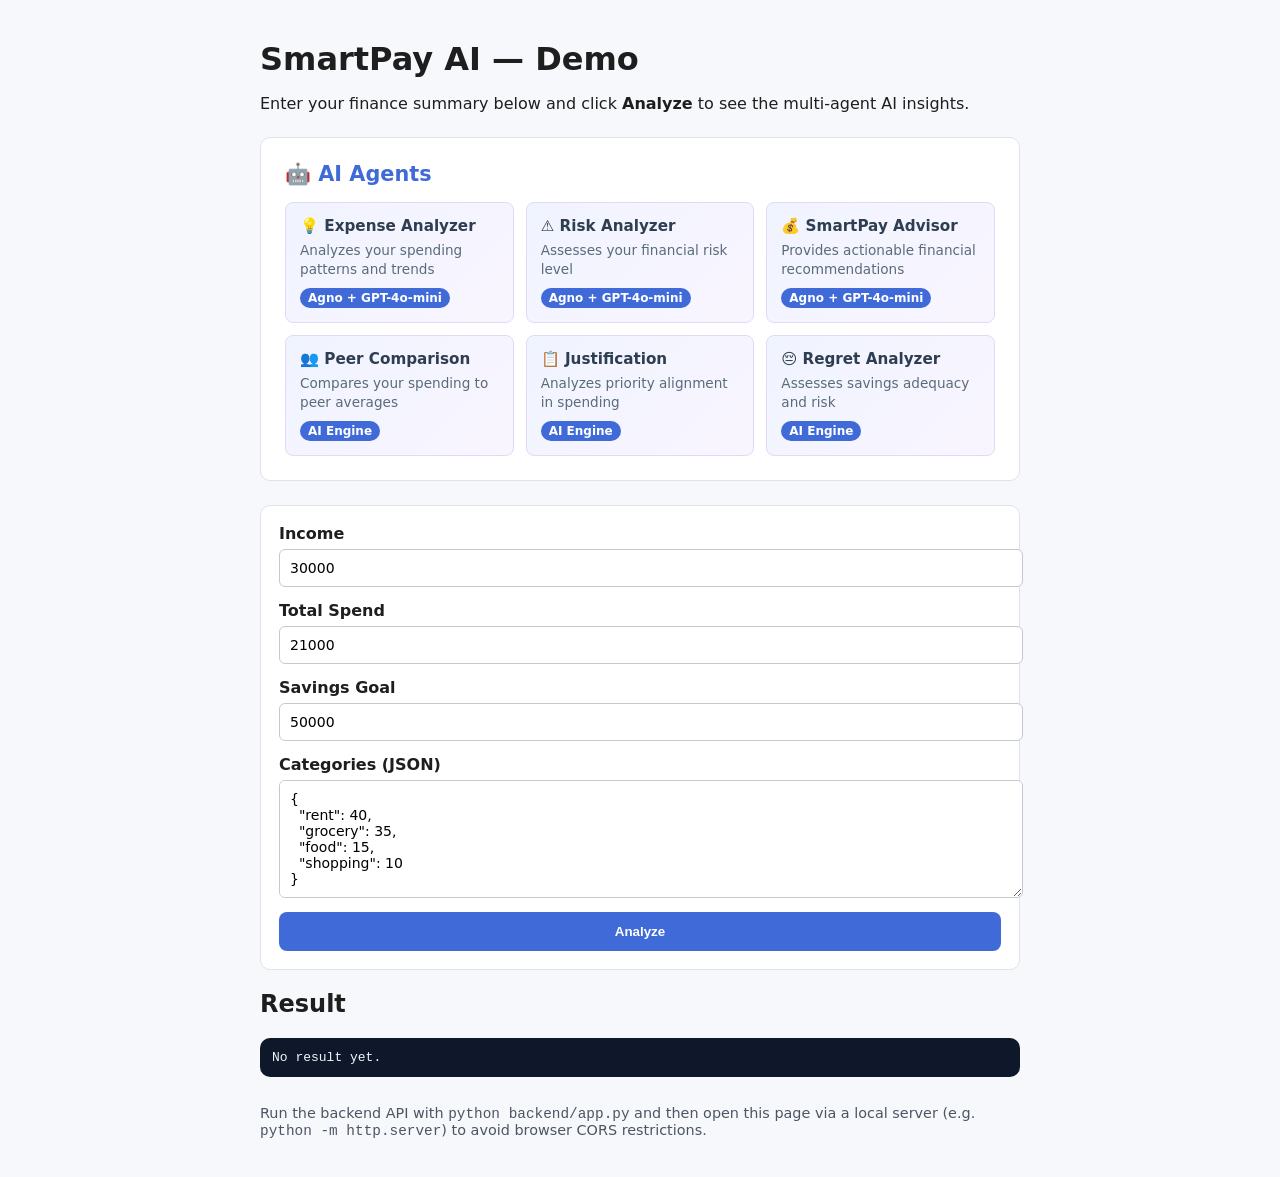
<file: frontend/index.html>
<!DOCTYPE html>
<html lang="en">
  <head>
    <meta charset="UTF-8" />
    <meta name="viewport" content="width=device-width, initial-scale=1.0" />
    <title>SmartPay AI Demo</title>
    <link rel="stylesheet" href="style.css" />
  </head>
  <body>
    <main>
      <h1>SmartPay AI — Demo</h1>
      <p>
        Enter your finance summary below and click <strong>Analyze</strong> to
        see the multi-agent AI insights.
      </p>

      <!-- 🤖 AGENTS DISPLAY -->
      <section class="agents-section">
        <h2>🤖 AI Agents</h2>
        <div class="agents-grid">
          <div class="agent-card">
            <h3>💡 Expense Analyzer</h3>
            <p>Analyzes your spending patterns and trends</p>
            <span class="badge">Agno + GPT-4o-mini</span>
          </div>
          <div class="agent-card">
            <h3>⚠️ Risk Analyzer</h3>
            <p>Assesses your financial risk level</p>
            <span class="badge">Agno + GPT-4o-mini</span>
          </div>
          <div class="agent-card">
            <h3>💰 SmartPay Advisor</h3>
            <p>Provides actionable financial recommendations</p>
            <span class="badge">Agno + GPT-4o-mini</span>
          </div>
          <div class="agent-card">
            <h3>👥 Peer Comparison</h3>
            <p>Compares your spending to peer averages</p>
            <span class="badge">AI Engine</span>
          </div>
          <div class="agent-card">
            <h3>📋 Justification</h3>
            <p>Analyzes priority alignment in spending</p>
            <span class="badge">AI Engine</span>
          </div>
          <div class="agent-card">
            <h3>😔 Regret Analyzer</h3>
            <p>Assesses savings adequacy and risk</p>
            <span class="badge">AI Engine</span>
          </div>
        </div>
      </section>

      <form id="analyzeForm">
        <label>
          Income
          <input type="number" id="income" value="30000" required />
        </label>

        <label>
          Total Spend
          <input type="number" id="totalSpend" value="21000" required />
        </label>

        <label>
          Savings Goal
          <input type="number" id="goal" value="50000" required />
        </label>

        <label>
          Categories (JSON)
          <textarea id="categories" rows="6">
{
  "rent": 40,
  "grocery": 35,
  "food": 15,
  "shopping": 10
}
          </textarea>
        </label>

        <button type="submit">Analyze</button>
      </form>

      <section>
        <h2>Result</h2>
        <pre id="result">No result yet.</pre>
      </section>

      <footer>
        <p>
          Run the backend API with <code>python backend/app.py</code> and then
          open this page via a local server (e.g. <code>python -m http.server</code>)
          to avoid browser CORS restrictions.
        </p>
      </footer>
    </main>

    <script src="app.js"></script>
  </body>
</html>
</file>
<file: frontend/style.css>
body {
  font-family: system-ui, -apple-system, BlinkMacSystemFont, "Segoe UI", sans-serif;
  margin: 0;
  padding: 0;
  background: #f7f8fb;
  color: #1e1e1e;
}

main {
  max-width: 760px;
  margin: 40px auto;
  padding: 0 24px;
}

h1 {
  margin-bottom: 8px;
}

form {
  display: grid;
  gap: 14px;
  background: #fff;
  border: 1px solid #dfe2e8;
  border-radius: 10px;
  padding: 18px;
}

label {
  display: flex;
  flex-direction: column;
  gap: 6px;
  font-weight: 600;
}

input,
textarea {
  padding: 10px;
  border-radius: 6px;
  border: 1px solid #c4c8d0;
  font-size: 14px;
  font-family: inherit;
  width: 100%;
}

button {
  padding: 12px 18px;
  border-radius: 8px;
  border: none;
  font-weight: 700;
  cursor: pointer;
  background: #3f6ad8;
  color: white;
}

button:hover {
  background: #2e5dc5;
}

pre {
  background: #0f172a;
  color: #f1f5f9;
  padding: 12px;
  border-radius: 10px;
  overflow-x: auto;
}

footer {
  margin-top: 28px;
  font-size: 0.9rem;
  color: #4b5563;
}

/* 🤖 AGENTS SECTION */
.agents-section {
  background: #fff;
  border: 1px solid #dfe2e8;
  border-radius: 10px;
  padding: 24px;
  margin: 24px 0;
}

.agents-section h2 {
  margin-top: 0;
  margin-bottom: 16px;
  font-size: 1.3rem;
  color: #3f6ad8;
}

.agents-grid {
  display: grid;
  grid-template-columns: repeat(auto-fit, minmax(200px, 1fr));
  gap: 12px;
}

.agent-card {
  background: linear-gradient(135deg, #f0f4ff 0%, #f9f5ff 100%);
  border: 1px solid #e5d8f7;
  border-radius: 8px;
  padding: 14px;
  transition: all 0.2s ease;
}

.agent-card:hover {
  transform: translateY(-2px);
  box-shadow: 0 4px 12px rgba(63, 106, 216, 0.1);
  border-color: #3f6ad8;
}

.agent-card h3 {
  margin: 0 0 6px 0;
  font-size: 0.95rem;
  color: #2e3e50;
}

.agent-card p {
  margin: 0 0 8px 0;
  font-size: 0.85rem;
  color: #5a6b7a;
  line-height: 1.4;
}

.badge {
  display: inline-block;
  background: #3f6ad8;
  color: white;
  padding: 3px 8px;
  border-radius: 12px;
  font-size: 0.75rem;
  font-weight: 600;
}

.badge {
  background: #3f6ad8;
}

.agent-card:has(.badge) .badge {
  background: #3f6ad8;
}
</file>
